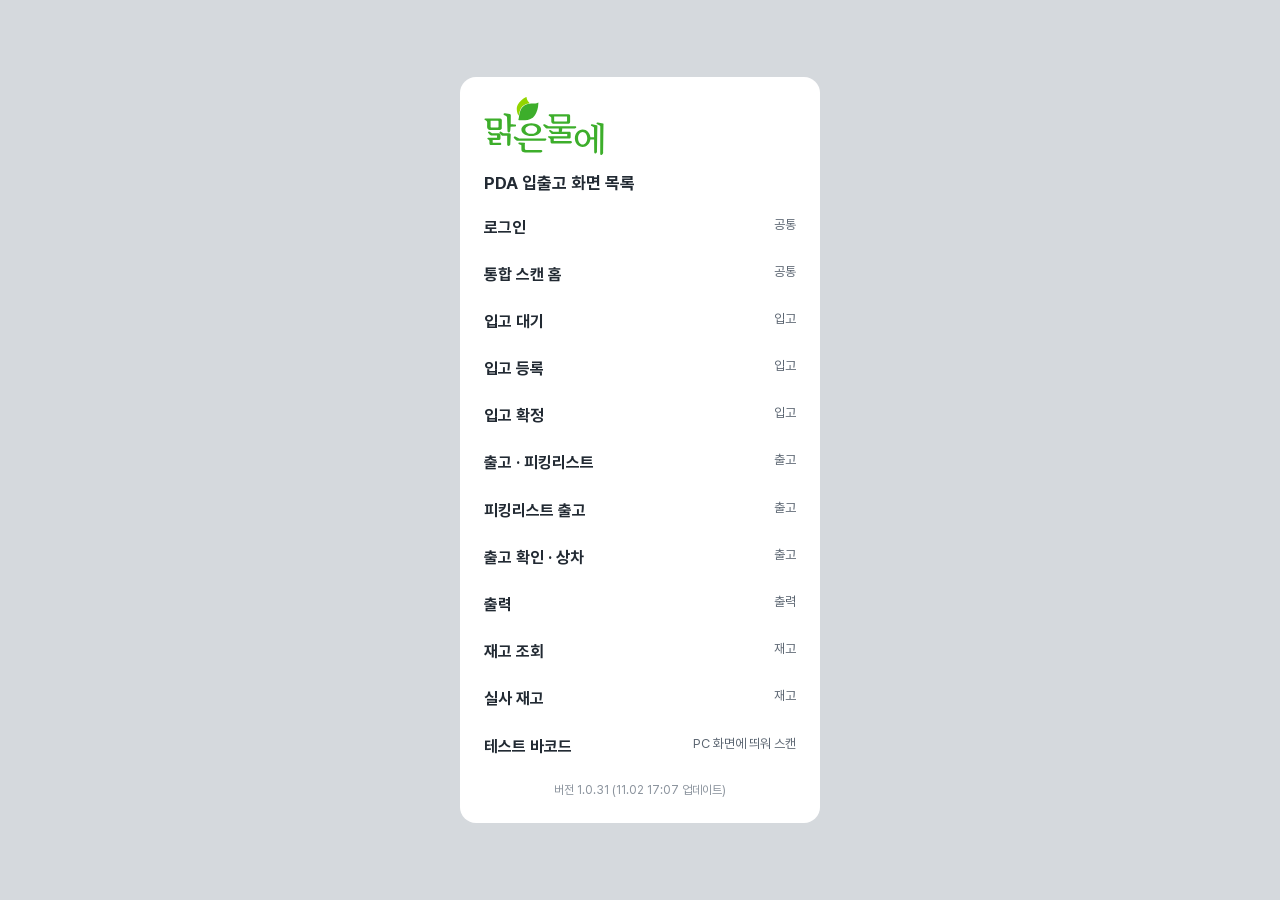
<file: index.html>
<!DOCTYPE html>
<html lang="ko">
<head>
  <meta charset="UTF-8">
  <meta name="viewport" content="width=device-width, initial-scale=1">
  <meta name="theme-color" content="#008d36">
  <meta name="mobile-web-app-capable" content="yes">
  <meta name="apple-mobile-web-app-capable" content="yes">
  <meta name="apple-mobile-web-app-title" content="맑은물에 PDA">
  <link rel="manifest" href="./manifest.webmanifest">
  <link rel="icon" type="image/png" sizes="32x32" href="./static/img/pwa/favicon-32.png">
  <link rel="apple-touch-icon" href="./static/img/pwa/apple-touch-icon.png">
  <title>화면 목록 | 맑은물에 PDA</title>
  <link rel="stylesheet" href="./static/css/pda_common.css">
  <link rel="stylesheet" href="./static/css/pda_content.css">
</head>
<body>
  <nav class="navlist" aria-label="화면 목록">
    <img src="./static/img/common/logo.svg" alt="맑은물에" width="120" height="58" style="margin:8px 12px">
    <h1 class="navlist__title">PDA 입출고 화면 목록</h1>
    <a href="login.html">로그인<em>공통</em></a>
    <a href="home.html">통합 스캔 홈<em>공통</em></a>
    <a href="inbound_list.html">입고 대기<em>입고</em></a>
    <a href="inbound_reg.html">입고 등록<em>입고</em></a>
    <a href="inbound_done.html">입고 확정<em>입고</em></a>
    <a href="outbound_picking.html">출고 · 피킹리스트<em>출고</em></a>
    <a href="outbound_group.html">피킹리스트 출고<em>출고</em></a>
    <a href="outbound_check.html">출고 확인 · 상차<em>출고</em></a>
    <a href="print.html">출력<em>출력</em></a>
    <a href="stock.html">재고 조회<em>재고</em></a>
    <a href="stock_count.html">실사 재고<em>재고</em></a>
    <a href="test_barcodes.html">테스트 바코드<em>PC 화면에 띄워 스캔</em></a>
    <p class="login__ver" data-version style="padding:12px"></p>
  </nav>
  <script src="./static/js/pda_version.js" defer></script>
  <script src="./static/js/pda_ui.js" defer></script>
</body>
</html>
</file>
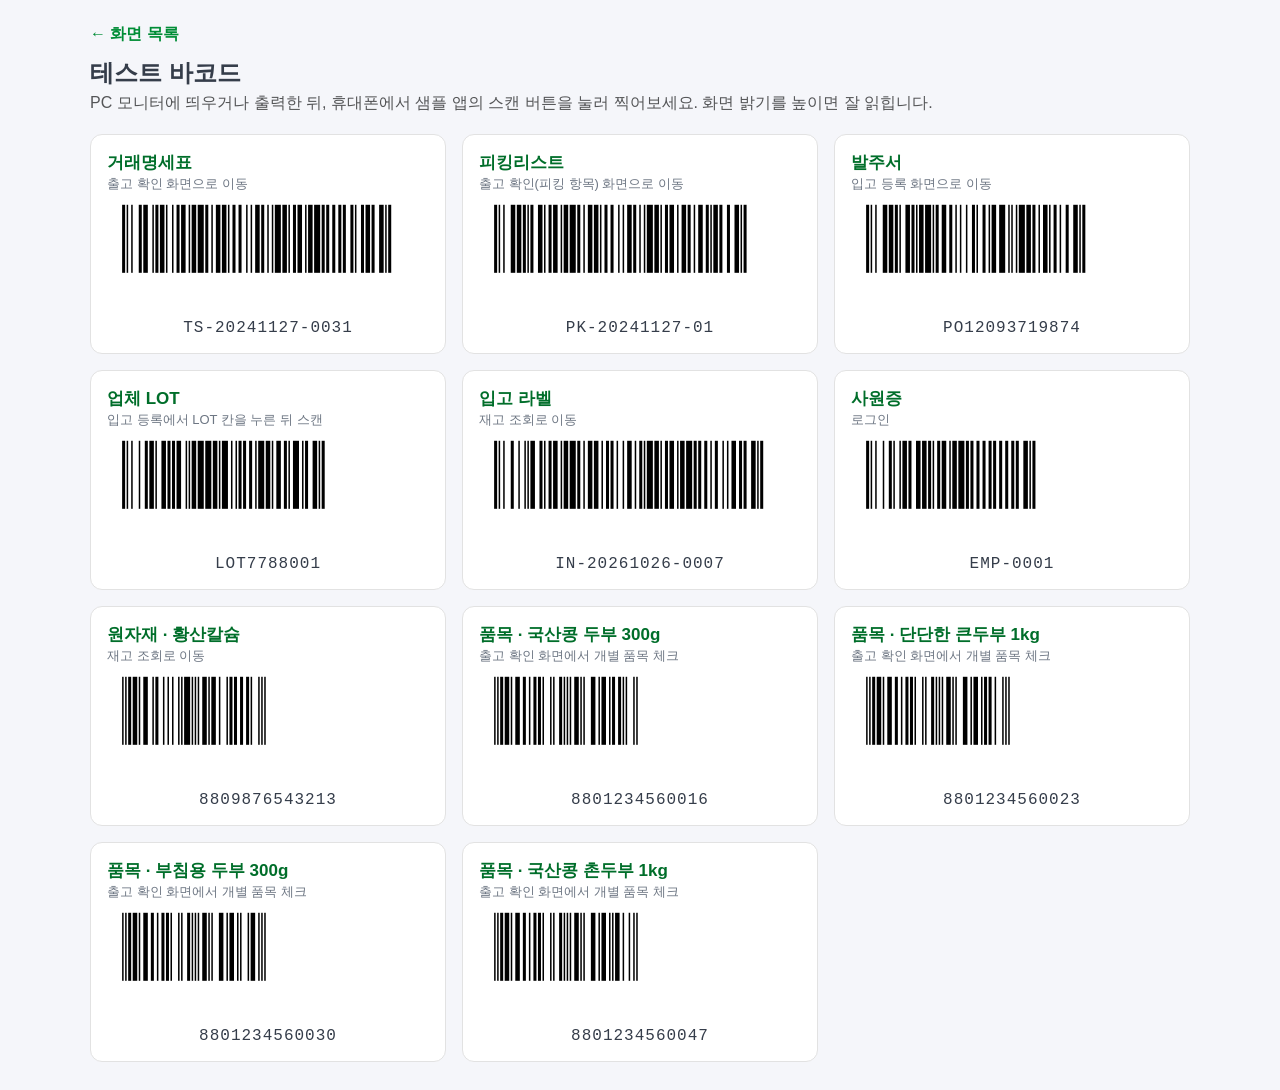
<file: test_barcodes.html>
<!doctype html><html lang="ko"><head><meta charset="utf-8"><meta name="viewport" content="width=device-width, initial-scale=1">
<title>맑은물에 PDA 샘플 · 테스트 바코드</title>
<style>body{margin:0;font-family:'Pretendard','Malgun Gothic',sans-serif;color:#353d4a;background:#f5f6fa}
.wrap{max-width:1100px;margin:0 auto;padding:24px} h1{margin:0 0 4px;font-size:24px} p{margin:0 0 20px;color:#545557}
.g{display:grid;grid-template-columns:repeat(auto-fill,minmax(320px,1fr));gap:16px}
.c{background:#fff;border:1px solid #e2e2e2;border-radius:12px;padding:16px;display:flex;flex-direction:column;gap:8px;break-inside:avoid}
.h b{display:block;font-size:17px;color:#006e2a} .h span{font-size:13px;color:#6d7683}
.b svg{width:100%;height:110px;display:block;background:#fff} .v{font-family:monospace;font-size:16px;text-align:center;letter-spacing:1px}
@media print{body{background:#fff} .c{border-color:#999}}</style></head>
<body><div class="wrap"><a href="index.html" style="display:inline-block;margin-bottom:12px;color:#008d36;font-weight:700;text-decoration:none">← 화면 목록</a><h1>테스트 바코드</h1><p>PC 모니터에 띄우거나 출력한 뒤, 휴대폰에서 샘플 앱의 스캔 버튼을 눌러 찍어보세요. 화면 밝기를 높이면 잘 읽힙니다.</p><div class="g"><div class="c"><div class="h"><b>거래명세표</b><span>출고 확인 화면으로 이동</span></div><div class="b"><svg version="1.1" xmlns="http://www.w3.org/2000/svg" width="79.200mm" height="20.000mm">
    <!--Autogenerated with python-barcode 0.16.1-->
    <g id="barcode_group">
        <rect width="100%" height="100%" style="fill:white"/>
        <rect x="4.000mm" y="1.000mm" width="0.800mm" height="18.000mm" style="fill:black;"/>
        <rect x="5.200mm" y="1.000mm" width="0.400mm" height="18.000mm" style="fill:black;"/>
        <rect x="6.400mm" y="1.000mm" width="0.400mm" height="18.000mm" style="fill:black;"/>
        <rect x="8.400mm" y="1.000mm" width="0.800mm" height="18.000mm" style="fill:black;"/>
        <rect x="9.600mm" y="1.000mm" width="1.200mm" height="18.000mm" style="fill:black;"/>
        <rect x="12.000mm" y="1.000mm" width="0.400mm" height="18.000mm" style="fill:black;"/>
        <rect x="12.800mm" y="1.000mm" width="0.800mm" height="18.000mm" style="fill:black;"/>
        <rect x="14.000mm" y="1.000mm" width="1.200mm" height="18.000mm" style="fill:black;"/>
        <rect x="15.600mm" y="1.000mm" width="0.400mm" height="18.000mm" style="fill:black;"/>
        <rect x="17.200mm" y="1.000mm" width="0.400mm" height="18.000mm" style="fill:black;"/>
        <rect x="18.400mm" y="1.000mm" width="0.800mm" height="18.000mm" style="fill:black;"/>
        <rect x="19.600mm" y="1.000mm" width="1.200mm" height="18.000mm" style="fill:black;"/>
        <rect x="21.600mm" y="1.000mm" width="0.400mm" height="18.000mm" style="fill:black;"/>
        <rect x="22.400mm" y="1.000mm" width="1.200mm" height="18.000mm" style="fill:black;"/>
        <rect x="24.000mm" y="1.000mm" width="1.600mm" height="18.000mm" style="fill:black;"/>
        <rect x="26.000mm" y="1.000mm" width="0.800mm" height="18.000mm" style="fill:black;"/>
        <rect x="27.600mm" y="1.000mm" width="0.400mm" height="18.000mm" style="fill:black;"/>
        <rect x="28.800mm" y="1.000mm" width="1.200mm" height="18.000mm" style="fill:black;"/>
        <rect x="30.400mm" y="1.000mm" width="1.200mm" height="18.000mm" style="fill:black;"/>
        <rect x="32.000mm" y="1.000mm" width="0.400mm" height="18.000mm" style="fill:black;"/>
        <rect x="33.200mm" y="1.000mm" width="0.800mm" height="18.000mm" style="fill:black;"/>
        <rect x="34.800mm" y="1.000mm" width="0.800mm" height="18.000mm" style="fill:black;"/>
        <rect x="36.800mm" y="1.000mm" width="0.400mm" height="18.000mm" style="fill:black;"/>
        <rect x="38.000mm" y="1.000mm" width="0.400mm" height="18.000mm" style="fill:black;"/>
        <rect x="39.200mm" y="1.000mm" width="1.200mm" height="18.000mm" style="fill:black;"/>
        <rect x="40.800mm" y="1.000mm" width="0.800mm" height="18.000mm" style="fill:black;"/>
        <rect x="42.400mm" y="1.000mm" width="0.400mm" height="18.000mm" style="fill:black;"/>
        <rect x="43.600mm" y="1.000mm" width="0.400mm" height="18.000mm" style="fill:black;"/>
        <rect x="44.400mm" y="1.000mm" width="1.600mm" height="18.000mm" style="fill:black;"/>
        <rect x="46.400mm" y="1.000mm" width="1.200mm" height="18.000mm" style="fill:black;"/>
        <rect x="48.000mm" y="1.000mm" width="0.400mm" height="18.000mm" style="fill:black;"/>
        <rect x="49.200mm" y="1.000mm" width="0.800mm" height="18.000mm" style="fill:black;"/>
        <rect x="50.400mm" y="1.000mm" width="1.200mm" height="18.000mm" style="fill:black;"/>
        <rect x="52.400mm" y="1.000mm" width="0.400mm" height="18.000mm" style="fill:black;"/>
        <rect x="53.200mm" y="1.000mm" width="1.200mm" height="18.000mm" style="fill:black;"/>
        <rect x="54.800mm" y="1.000mm" width="1.600mm" height="18.000mm" style="fill:black;"/>
        <rect x="56.800mm" y="1.000mm" width="0.800mm" height="18.000mm" style="fill:black;"/>
        <rect x="58.000mm" y="1.000mm" width="0.800mm" height="18.000mm" style="fill:black;"/>
        <rect x="59.600mm" y="1.000mm" width="0.800mm" height="18.000mm" style="fill:black;"/>
        <rect x="61.200mm" y="1.000mm" width="0.800mm" height="18.000mm" style="fill:black;"/>
        <rect x="62.400mm" y="1.000mm" width="0.800mm" height="18.000mm" style="fill:black;"/>
        <rect x="64.400mm" y="1.000mm" width="0.800mm" height="18.000mm" style="fill:black;"/>
        <rect x="65.600mm" y="1.000mm" width="0.400mm" height="18.000mm" style="fill:black;"/>
        <rect x="67.200mm" y="1.000mm" width="0.800mm" height="18.000mm" style="fill:black;"/>
        <rect x="68.400mm" y="1.000mm" width="1.200mm" height="18.000mm" style="fill:black;"/>
        <rect x="70.000mm" y="1.000mm" width="0.800mm" height="18.000mm" style="fill:black;"/>
        <rect x="72.000mm" y="1.000mm" width="1.200mm" height="18.000mm" style="fill:black;"/>
        <rect x="73.600mm" y="1.000mm" width="0.400mm" height="18.000mm" style="fill:black;"/>
        <rect x="74.400mm" y="1.000mm" width="0.800mm" height="18.000mm" style="fill:black;"/>
        <text x="39.600mm" y="20.000mm" style="fill:black;font-size:0pt;text-anchor:middle;">TS-20241127-0031</text>
    </g>
</svg>
</div><div class="v">TS-20241127-0031</div></div><div class="c"><div class="h"><b>피킹리스트</b><span>출고 확인(피킹 항목) 화면으로 이동</span></div><div class="b"><svg version="1.1" xmlns="http://www.w3.org/2000/svg" width="74.800mm" height="20.000mm">
    <!--Autogenerated with python-barcode 0.16.1-->
    <g id="barcode_group">
        <rect width="100%" height="100%" style="fill:white"/>
        <rect x="4.000mm" y="1.000mm" width="0.800mm" height="18.000mm" style="fill:black;"/>
        <rect x="5.200mm" y="1.000mm" width="0.400mm" height="18.000mm" style="fill:black;"/>
        <rect x="6.400mm" y="1.000mm" width="0.400mm" height="18.000mm" style="fill:black;"/>
        <rect x="8.400mm" y="1.000mm" width="1.200mm" height="18.000mm" style="fill:black;"/>
        <rect x="10.000mm" y="1.000mm" width="1.200mm" height="18.000mm" style="fill:black;"/>
        <rect x="11.600mm" y="1.000mm" width="0.800mm" height="18.000mm" style="fill:black;"/>
        <rect x="12.800mm" y="1.000mm" width="0.400mm" height="18.000mm" style="fill:black;"/>
        <rect x="13.600mm" y="1.000mm" width="0.800mm" height="18.000mm" style="fill:black;"/>
        <rect x="15.600mm" y="1.000mm" width="1.200mm" height="18.000mm" style="fill:black;"/>
        <rect x="17.200mm" y="1.000mm" width="0.400mm" height="18.000mm" style="fill:black;"/>
        <rect x="18.400mm" y="1.000mm" width="0.800mm" height="18.000mm" style="fill:black;"/>
        <rect x="19.600mm" y="1.000mm" width="1.200mm" height="18.000mm" style="fill:black;"/>
        <rect x="21.600mm" y="1.000mm" width="0.400mm" height="18.000mm" style="fill:black;"/>
        <rect x="22.400mm" y="1.000mm" width="1.200mm" height="18.000mm" style="fill:black;"/>
        <rect x="24.000mm" y="1.000mm" width="1.600mm" height="18.000mm" style="fill:black;"/>
        <rect x="26.000mm" y="1.000mm" width="0.800mm" height="18.000mm" style="fill:black;"/>
        <rect x="27.600mm" y="1.000mm" width="0.400mm" height="18.000mm" style="fill:black;"/>
        <rect x="28.800mm" y="1.000mm" width="1.200mm" height="18.000mm" style="fill:black;"/>
        <rect x="30.400mm" y="1.000mm" width="1.200mm" height="18.000mm" style="fill:black;"/>
        <rect x="32.000mm" y="1.000mm" width="0.400mm" height="18.000mm" style="fill:black;"/>
        <rect x="33.200mm" y="1.000mm" width="0.800mm" height="18.000mm" style="fill:black;"/>
        <rect x="34.800mm" y="1.000mm" width="0.800mm" height="18.000mm" style="fill:black;"/>
        <rect x="36.800mm" y="1.000mm" width="0.400mm" height="18.000mm" style="fill:black;"/>
        <rect x="38.000mm" y="1.000mm" width="0.400mm" height="18.000mm" style="fill:black;"/>
        <rect x="39.200mm" y="1.000mm" width="1.200mm" height="18.000mm" style="fill:black;"/>
        <rect x="40.800mm" y="1.000mm" width="0.800mm" height="18.000mm" style="fill:black;"/>
        <rect x="42.400mm" y="1.000mm" width="0.400mm" height="18.000mm" style="fill:black;"/>
        <rect x="43.600mm" y="1.000mm" width="0.400mm" height="18.000mm" style="fill:black;"/>
        <rect x="44.400mm" y="1.000mm" width="1.600mm" height="18.000mm" style="fill:black;"/>
        <rect x="46.400mm" y="1.000mm" width="1.200mm" height="18.000mm" style="fill:black;"/>
        <rect x="48.000mm" y="1.000mm" width="0.400mm" height="18.000mm" style="fill:black;"/>
        <rect x="49.200mm" y="1.000mm" width="0.800mm" height="18.000mm" style="fill:black;"/>
        <rect x="50.400mm" y="1.000mm" width="1.200mm" height="18.000mm" style="fill:black;"/>
        <rect x="52.400mm" y="1.000mm" width="0.400mm" height="18.000mm" style="fill:black;"/>
        <rect x="53.600mm" y="1.000mm" width="1.200mm" height="18.000mm" style="fill:black;"/>
        <rect x="55.200mm" y="1.000mm" width="0.800mm" height="18.000mm" style="fill:black;"/>
        <rect x="56.800mm" y="1.000mm" width="0.400mm" height="18.000mm" style="fill:black;"/>
        <rect x="58.000mm" y="1.000mm" width="1.200mm" height="18.000mm" style="fill:black;"/>
        <rect x="60.000mm" y="1.000mm" width="0.800mm" height="18.000mm" style="fill:black;"/>
        <rect x="61.200mm" y="1.000mm" width="0.400mm" height="18.000mm" style="fill:black;"/>
        <rect x="62.000mm" y="1.000mm" width="1.200mm" height="18.000mm" style="fill:black;"/>
        <rect x="63.600mm" y="1.000mm" width="0.800mm" height="18.000mm" style="fill:black;"/>
        <rect x="65.600mm" y="1.000mm" width="0.800mm" height="18.000mm" style="fill:black;"/>
        <rect x="67.600mm" y="1.000mm" width="1.200mm" height="18.000mm" style="fill:black;"/>
        <rect x="69.200mm" y="1.000mm" width="0.400mm" height="18.000mm" style="fill:black;"/>
        <rect x="70.000mm" y="1.000mm" width="0.800mm" height="18.000mm" style="fill:black;"/>
        <text x="37.400mm" y="20.000mm" style="fill:black;font-size:0pt;text-anchor:middle;">PK-20241127-01</text>
    </g>
</svg>
</div><div class="v">PK-20241127-01</div></div><div class="c"><div class="h"><b>발주서</b><span>입고 등록 화면으로 이동</span></div><div class="b"><svg version="1.1" xmlns="http://www.w3.org/2000/svg" width="66.000mm" height="20.000mm">
    <!--Autogenerated with python-barcode 0.16.1-->
    <g id="barcode_group">
        <rect width="100%" height="100%" style="fill:white"/>
        <rect x="4.000mm" y="1.000mm" width="0.800mm" height="18.000mm" style="fill:black;"/>
        <rect x="5.200mm" y="1.000mm" width="0.400mm" height="18.000mm" style="fill:black;"/>
        <rect x="6.400mm" y="1.000mm" width="0.400mm" height="18.000mm" style="fill:black;"/>
        <rect x="8.400mm" y="1.000mm" width="1.200mm" height="18.000mm" style="fill:black;"/>
        <rect x="10.000mm" y="1.000mm" width="1.200mm" height="18.000mm" style="fill:black;"/>
        <rect x="11.600mm" y="1.000mm" width="0.800mm" height="18.000mm" style="fill:black;"/>
        <rect x="12.800mm" y="1.000mm" width="0.400mm" height="18.000mm" style="fill:black;"/>
        <rect x="14.400mm" y="1.000mm" width="1.200mm" height="18.000mm" style="fill:black;"/>
        <rect x="16.000mm" y="1.000mm" width="0.800mm" height="18.000mm" style="fill:black;"/>
        <rect x="17.200mm" y="1.000mm" width="0.400mm" height="18.000mm" style="fill:black;"/>
        <rect x="18.000mm" y="1.000mm" width="1.200mm" height="18.000mm" style="fill:black;"/>
        <rect x="19.600mm" y="1.000mm" width="1.600mm" height="18.000mm" style="fill:black;"/>
        <rect x="21.600mm" y="1.000mm" width="0.400mm" height="18.000mm" style="fill:black;"/>
        <rect x="22.400mm" y="1.000mm" width="0.800mm" height="18.000mm" style="fill:black;"/>
        <rect x="24.000mm" y="1.000mm" width="1.200mm" height="18.000mm" style="fill:black;"/>
        <rect x="26.000mm" y="1.000mm" width="0.800mm" height="18.000mm" style="fill:black;"/>
        <rect x="27.600mm" y="1.000mm" width="0.400mm" height="18.000mm" style="fill:black;"/>
        <rect x="28.800mm" y="1.000mm" width="0.400mm" height="18.000mm" style="fill:black;"/>
        <rect x="30.400mm" y="1.000mm" width="0.400mm" height="18.000mm" style="fill:black;"/>
        <rect x="32.000mm" y="1.000mm" width="0.800mm" height="18.000mm" style="fill:black;"/>
        <rect x="33.200mm" y="1.000mm" width="0.400mm" height="18.000mm" style="fill:black;"/>
        <rect x="34.800mm" y="1.000mm" width="0.800mm" height="18.000mm" style="fill:black;"/>
        <rect x="36.400mm" y="1.000mm" width="0.400mm" height="18.000mm" style="fill:black;"/>
        <rect x="37.200mm" y="1.000mm" width="1.200mm" height="18.000mm" style="fill:black;"/>
        <rect x="39.200mm" y="1.000mm" width="1.600mm" height="18.000mm" style="fill:black;"/>
        <rect x="41.600mm" y="1.000mm" width="0.400mm" height="18.000mm" style="fill:black;"/>
        <rect x="42.400mm" y="1.000mm" width="0.400mm" height="18.000mm" style="fill:black;"/>
        <rect x="43.600mm" y="1.000mm" width="0.400mm" height="18.000mm" style="fill:black;"/>
        <rect x="44.400mm" y="1.000mm" width="1.600mm" height="18.000mm" style="fill:black;"/>
        <rect x="46.400mm" y="1.000mm" width="1.200mm" height="18.000mm" style="fill:black;"/>
        <rect x="48.000mm" y="1.000mm" width="0.800mm" height="18.000mm" style="fill:black;"/>
        <rect x="49.600mm" y="1.000mm" width="0.400mm" height="18.000mm" style="fill:black;"/>
        <rect x="50.800mm" y="1.000mm" width="1.200mm" height="18.000mm" style="fill:black;"/>
        <rect x="52.400mm" y="1.000mm" width="0.400mm" height="18.000mm" style="fill:black;"/>
        <rect x="53.600mm" y="1.000mm" width="0.800mm" height="18.000mm" style="fill:black;"/>
        <rect x="55.200mm" y="1.000mm" width="0.400mm" height="18.000mm" style="fill:black;"/>
        <rect x="56.800mm" y="1.000mm" width="0.800mm" height="18.000mm" style="fill:black;"/>
        <rect x="58.800mm" y="1.000mm" width="1.200mm" height="18.000mm" style="fill:black;"/>
        <rect x="60.400mm" y="1.000mm" width="0.400mm" height="18.000mm" style="fill:black;"/>
        <rect x="61.200mm" y="1.000mm" width="0.800mm" height="18.000mm" style="fill:black;"/>
        <text x="33.000mm" y="20.000mm" style="fill:black;font-size:0pt;text-anchor:middle;">PO12093719874</text>
    </g>
</svg>
</div><div class="v">PO12093719874</div></div><div class="c"><div class="h"><b>업체 LOT</b><span>입고 등록에서 LOT 칸을 누른 뒤 스캔</span></div><div class="b"><svg version="1.1" xmlns="http://www.w3.org/2000/svg" width="61.600mm" height="20.000mm">
    <!--Autogenerated with python-barcode 0.16.1-->
    <g id="barcode_group">
        <rect width="100%" height="100%" style="fill:white"/>
        <rect x="4.000mm" y="1.000mm" width="0.800mm" height="18.000mm" style="fill:black;"/>
        <rect x="5.200mm" y="1.000mm" width="0.400mm" height="18.000mm" style="fill:black;"/>
        <rect x="6.400mm" y="1.000mm" width="0.400mm" height="18.000mm" style="fill:black;"/>
        <rect x="8.400mm" y="1.000mm" width="0.400mm" height="18.000mm" style="fill:black;"/>
        <rect x="10.000mm" y="1.000mm" width="0.800mm" height="18.000mm" style="fill:black;"/>
        <rect x="11.200mm" y="1.000mm" width="1.200mm" height="18.000mm" style="fill:black;"/>
        <rect x="12.800mm" y="1.000mm" width="0.400mm" height="18.000mm" style="fill:black;"/>
        <rect x="14.400mm" y="1.000mm" width="1.200mm" height="18.000mm" style="fill:black;"/>
        <rect x="16.000mm" y="1.000mm" width="0.800mm" height="18.000mm" style="fill:black;"/>
        <rect x="17.200mm" y="1.000mm" width="0.800mm" height="18.000mm" style="fill:black;"/>
        <rect x="18.400mm" y="1.000mm" width="1.200mm" height="18.000mm" style="fill:black;"/>
        <rect x="20.800mm" y="1.000mm" width="0.400mm" height="18.000mm" style="fill:black;"/>
        <rect x="21.600mm" y="1.000mm" width="0.400mm" height="18.000mm" style="fill:black;"/>
        <rect x="22.400mm" y="1.000mm" width="1.200mm" height="18.000mm" style="fill:black;"/>
        <rect x="24.000mm" y="1.000mm" width="1.600mm" height="18.000mm" style="fill:black;"/>
        <rect x="26.000mm" y="1.000mm" width="1.600mm" height="18.000mm" style="fill:black;"/>
        <rect x="28.000mm" y="1.000mm" width="1.200mm" height="18.000mm" style="fill:black;"/>
        <rect x="29.600mm" y="1.000mm" width="0.400mm" height="18.000mm" style="fill:black;"/>
        <rect x="30.400mm" y="1.000mm" width="1.600mm" height="18.000mm" style="fill:black;"/>
        <rect x="32.800mm" y="1.000mm" width="0.400mm" height="18.000mm" style="fill:black;"/>
        <rect x="34.000mm" y="1.000mm" width="0.400mm" height="18.000mm" style="fill:black;"/>
        <rect x="34.800mm" y="1.000mm" width="0.800mm" height="18.000mm" style="fill:black;"/>
        <rect x="36.000mm" y="1.000mm" width="0.800mm" height="18.000mm" style="fill:black;"/>
        <rect x="37.600mm" y="1.000mm" width="0.800mm" height="18.000mm" style="fill:black;"/>
        <rect x="39.200mm" y="1.000mm" width="0.400mm" height="18.000mm" style="fill:black;"/>
        <rect x="40.000mm" y="1.000mm" width="1.600mm" height="18.000mm" style="fill:black;"/>
        <rect x="42.000mm" y="1.000mm" width="1.200mm" height="18.000mm" style="fill:black;"/>
        <rect x="43.600mm" y="1.000mm" width="0.400mm" height="18.000mm" style="fill:black;"/>
        <rect x="44.800mm" y="1.000mm" width="1.200mm" height="18.000mm" style="fill:black;"/>
        <rect x="46.800mm" y="1.000mm" width="0.800mm" height="18.000mm" style="fill:black;"/>
        <rect x="48.000mm" y="1.000mm" width="0.400mm" height="18.000mm" style="fill:black;"/>
        <rect x="49.200mm" y="1.000mm" width="1.600mm" height="18.000mm" style="fill:black;"/>
        <rect x="51.600mm" y="1.000mm" width="0.400mm" height="18.000mm" style="fill:black;"/>
        <rect x="52.400mm" y="1.000mm" width="0.800mm" height="18.000mm" style="fill:black;"/>
        <rect x="54.400mm" y="1.000mm" width="1.200mm" height="18.000mm" style="fill:black;"/>
        <rect x="56.000mm" y="1.000mm" width="0.400mm" height="18.000mm" style="fill:black;"/>
        <rect x="56.800mm" y="1.000mm" width="0.800mm" height="18.000mm" style="fill:black;"/>
        <text x="30.800mm" y="20.000mm" style="fill:black;font-size:0pt;text-anchor:middle;">LOT7788001</text>
    </g>
</svg>
</div><div class="v">LOT7788001</div></div><div class="c"><div class="h"><b>입고 라벨</b><span>재고 조회로 이동</span></div><div class="b"><svg version="1.1" xmlns="http://www.w3.org/2000/svg" width="79.200mm" height="20.000mm">
    <!--Autogenerated with python-barcode 0.16.1-->
    <g id="barcode_group">
        <rect width="100%" height="100%" style="fill:white"/>
        <rect x="4.000mm" y="1.000mm" width="0.800mm" height="18.000mm" style="fill:black;"/>
        <rect x="5.200mm" y="1.000mm" width="0.400mm" height="18.000mm" style="fill:black;"/>
        <rect x="6.400mm" y="1.000mm" width="0.400mm" height="18.000mm" style="fill:black;"/>
        <rect x="8.400mm" y="1.000mm" width="0.800mm" height="18.000mm" style="fill:black;"/>
        <rect x="10.400mm" y="1.000mm" width="0.400mm" height="18.000mm" style="fill:black;"/>
        <rect x="12.000mm" y="1.000mm" width="0.400mm" height="18.000mm" style="fill:black;"/>
        <rect x="12.800mm" y="1.000mm" width="0.400mm" height="18.000mm" style="fill:black;"/>
        <rect x="13.600mm" y="1.000mm" width="1.200mm" height="18.000mm" style="fill:black;"/>
        <rect x="16.000mm" y="1.000mm" width="0.800mm" height="18.000mm" style="fill:black;"/>
        <rect x="17.200mm" y="1.000mm" width="0.400mm" height="18.000mm" style="fill:black;"/>
        <rect x="18.400mm" y="1.000mm" width="0.800mm" height="18.000mm" style="fill:black;"/>
        <rect x="19.600mm" y="1.000mm" width="1.200mm" height="18.000mm" style="fill:black;"/>
        <rect x="21.600mm" y="1.000mm" width="0.400mm" height="18.000mm" style="fill:black;"/>
        <rect x="22.400mm" y="1.000mm" width="1.200mm" height="18.000mm" style="fill:black;"/>
        <rect x="24.000mm" y="1.000mm" width="1.600mm" height="18.000mm" style="fill:black;"/>
        <rect x="26.000mm" y="1.000mm" width="0.800mm" height="18.000mm" style="fill:black;"/>
        <rect x="27.600mm" y="1.000mm" width="0.400mm" height="18.000mm" style="fill:black;"/>
        <rect x="28.800mm" y="1.000mm" width="1.200mm" height="18.000mm" style="fill:black;"/>
        <rect x="30.400mm" y="1.000mm" width="1.200mm" height="18.000mm" style="fill:black;"/>
        <rect x="32.400mm" y="1.000mm" width="0.400mm" height="18.000mm" style="fill:black;"/>
        <rect x="33.600mm" y="1.000mm" width="0.800mm" height="18.000mm" style="fill:black;"/>
        <rect x="34.800mm" y="1.000mm" width="0.800mm" height="18.000mm" style="fill:black;"/>
        <rect x="36.400mm" y="1.000mm" width="0.400mm" height="18.000mm" style="fill:black;"/>
        <rect x="38.000mm" y="1.000mm" width="0.400mm" height="18.000mm" style="fill:black;"/>
        <rect x="39.200mm" y="1.000mm" width="1.200mm" height="18.000mm" style="fill:black;"/>
        <rect x="41.200mm" y="1.000mm" width="0.400mm" height="18.000mm" style="fill:black;"/>
        <rect x="42.400mm" y="1.000mm" width="0.800mm" height="18.000mm" style="fill:black;"/>
        <rect x="43.600mm" y="1.000mm" width="0.400mm" height="18.000mm" style="fill:black;"/>
        <rect x="44.400mm" y="1.000mm" width="1.600mm" height="18.000mm" style="fill:black;"/>
        <rect x="46.400mm" y="1.000mm" width="1.200mm" height="18.000mm" style="fill:black;"/>
        <rect x="48.000mm" y="1.000mm" width="0.400mm" height="18.000mm" style="fill:black;"/>
        <rect x="49.200mm" y="1.000mm" width="0.800mm" height="18.000mm" style="fill:black;"/>
        <rect x="50.400mm" y="1.000mm" width="1.200mm" height="18.000mm" style="fill:black;"/>
        <rect x="52.400mm" y="1.000mm" width="0.400mm" height="18.000mm" style="fill:black;"/>
        <rect x="53.200mm" y="1.000mm" width="1.200mm" height="18.000mm" style="fill:black;"/>
        <rect x="54.800mm" y="1.000mm" width="1.600mm" height="18.000mm" style="fill:black;"/>
        <rect x="56.800mm" y="1.000mm" width="0.800mm" height="18.000mm" style="fill:black;"/>
        <rect x="58.000mm" y="1.000mm" width="0.800mm" height="18.000mm" style="fill:black;"/>
        <rect x="59.600mm" y="1.000mm" width="0.800mm" height="18.000mm" style="fill:black;"/>
        <rect x="61.200mm" y="1.000mm" width="0.400mm" height="18.000mm" style="fill:black;"/>
        <rect x="62.400mm" y="1.000mm" width="0.800mm" height="18.000mm" style="fill:black;"/>
        <rect x="64.400mm" y="1.000mm" width="0.400mm" height="18.000mm" style="fill:black;"/>
        <rect x="65.600mm" y="1.000mm" width="0.400mm" height="18.000mm" style="fill:black;"/>
        <rect x="66.800mm" y="1.000mm" width="1.200mm" height="18.000mm" style="fill:black;"/>
        <rect x="68.800mm" y="1.000mm" width="0.800mm" height="18.000mm" style="fill:black;"/>
        <rect x="70.000mm" y="1.000mm" width="0.800mm" height="18.000mm" style="fill:black;"/>
        <rect x="72.000mm" y="1.000mm" width="1.200mm" height="18.000mm" style="fill:black;"/>
        <rect x="73.600mm" y="1.000mm" width="0.400mm" height="18.000mm" style="fill:black;"/>
        <rect x="74.400mm" y="1.000mm" width="0.800mm" height="18.000mm" style="fill:black;"/>
        <text x="39.600mm" y="20.000mm" style="fill:black;font-size:0pt;text-anchor:middle;">IN-20261026-0007</text>
    </g>
</svg>
</div><div class="v">IN-20261026-0007</div></div><div class="c"><div class="h"><b>사원증</b><span>로그인</span></div><div class="b"><svg version="1.1" xmlns="http://www.w3.org/2000/svg" width="52.800mm" height="20.000mm">
    <!--Autogenerated with python-barcode 0.16.1-->
    <g id="barcode_group">
        <rect width="100%" height="100%" style="fill:white"/>
        <rect x="4.000mm" y="1.000mm" width="0.800mm" height="18.000mm" style="fill:black;"/>
        <rect x="5.200mm" y="1.000mm" width="0.400mm" height="18.000mm" style="fill:black;"/>
        <rect x="6.400mm" y="1.000mm" width="0.400mm" height="18.000mm" style="fill:black;"/>
        <rect x="8.400mm" y="1.000mm" width="0.400mm" height="18.000mm" style="fill:black;"/>
        <rect x="10.000mm" y="1.000mm" width="0.800mm" height="18.000mm" style="fill:black;"/>
        <rect x="11.200mm" y="1.000mm" width="0.400mm" height="18.000mm" style="fill:black;"/>
        <rect x="12.800mm" y="1.000mm" width="0.400mm" height="18.000mm" style="fill:black;"/>
        <rect x="13.600mm" y="1.000mm" width="1.200mm" height="18.000mm" style="fill:black;"/>
        <rect x="15.200mm" y="1.000mm" width="0.800mm" height="18.000mm" style="fill:black;"/>
        <rect x="17.200mm" y="1.000mm" width="1.200mm" height="18.000mm" style="fill:black;"/>
        <rect x="18.800mm" y="1.000mm" width="1.200mm" height="18.000mm" style="fill:black;"/>
        <rect x="20.400mm" y="1.000mm" width="0.800mm" height="18.000mm" style="fill:black;"/>
        <rect x="21.600mm" y="1.000mm" width="0.400mm" height="18.000mm" style="fill:black;"/>
        <rect x="22.800mm" y="1.000mm" width="0.800mm" height="18.000mm" style="fill:black;"/>
        <rect x="24.000mm" y="1.000mm" width="1.200mm" height="18.000mm" style="fill:black;"/>
        <rect x="26.000mm" y="1.000mm" width="0.400mm" height="18.000mm" style="fill:black;"/>
        <rect x="26.800mm" y="1.000mm" width="1.200mm" height="18.000mm" style="fill:black;"/>
        <rect x="28.400mm" y="1.000mm" width="1.600mm" height="18.000mm" style="fill:black;"/>
        <rect x="30.400mm" y="1.000mm" width="0.800mm" height="18.000mm" style="fill:black;"/>
        <rect x="31.600mm" y="1.000mm" width="0.800mm" height="18.000mm" style="fill:black;"/>
        <rect x="33.200mm" y="1.000mm" width="0.800mm" height="18.000mm" style="fill:black;"/>
        <rect x="34.800mm" y="1.000mm" width="0.800mm" height="18.000mm" style="fill:black;"/>
        <rect x="36.400mm" y="1.000mm" width="0.800mm" height="18.000mm" style="fill:black;"/>
        <rect x="37.600mm" y="1.000mm" width="0.800mm" height="18.000mm" style="fill:black;"/>
        <rect x="39.200mm" y="1.000mm" width="0.800mm" height="18.000mm" style="fill:black;"/>
        <rect x="40.800mm" y="1.000mm" width="0.800mm" height="18.000mm" style="fill:black;"/>
        <rect x="42.400mm" y="1.000mm" width="0.800mm" height="18.000mm" style="fill:black;"/>
        <rect x="43.600mm" y="1.000mm" width="0.800mm" height="18.000mm" style="fill:black;"/>
        <rect x="45.600mm" y="1.000mm" width="1.200mm" height="18.000mm" style="fill:black;"/>
        <rect x="47.200mm" y="1.000mm" width="0.400mm" height="18.000mm" style="fill:black;"/>
        <rect x="48.000mm" y="1.000mm" width="0.800mm" height="18.000mm" style="fill:black;"/>
        <text x="26.400mm" y="20.000mm" style="fill:black;font-size:0pt;text-anchor:middle;">EMP-0001</text>
    </g>
</svg>
</div><div class="v">EMP-0001</div></div><div class="c"><div class="h"><b>원자재 · 황산칼슘</b><span>재고 조회로 이동</span></div><div class="b"><svg version="1.1" xmlns="http://www.w3.org/2000/svg" width="46.000mm" height="20.000mm">
    <!--Autogenerated with python-barcode 0.16.1-->
    <g id="barcode_group">
        <rect width="100%" height="100%" style="fill:white"/>
        <rect x="4.000mm" y="1.000mm" width="0.400mm" height="18.000mm" style="fill:black;"/>
        <rect x="4.800mm" y="1.000mm" width="0.400mm" height="18.000mm" style="fill:black;"/>
        <rect x="5.600mm" y="1.000mm" width="0.800mm" height="18.000mm" style="fill:black;"/>
        <rect x="6.800mm" y="1.000mm" width="1.200mm" height="18.000mm" style="fill:black;"/>
        <rect x="8.400mm" y="1.000mm" width="0.400mm" height="18.000mm" style="fill:black;"/>
        <rect x="9.600mm" y="1.000mm" width="1.200mm" height="18.000mm" style="fill:black;"/>
        <rect x="12.000mm" y="1.000mm" width="0.400mm" height="18.000mm" style="fill:black;"/>
        <rect x="12.800mm" y="1.000mm" width="0.800mm" height="18.000mm" style="fill:black;"/>
        <rect x="14.800mm" y="1.000mm" width="0.400mm" height="18.000mm" style="fill:black;"/>
        <rect x="16.000mm" y="1.000mm" width="0.400mm" height="18.000mm" style="fill:black;"/>
        <rect x="17.200mm" y="1.000mm" width="0.400mm" height="18.000mm" style="fill:black;"/>
        <rect x="18.800mm" y="1.000mm" width="0.400mm" height="18.000mm" style="fill:black;"/>
        <rect x="19.600mm" y="1.000mm" width="0.400mm" height="18.000mm" style="fill:black;"/>
        <rect x="20.400mm" y="1.000mm" width="1.600mm" height="18.000mm" style="fill:black;"/>
        <rect x="22.400mm" y="1.000mm" width="0.400mm" height="18.000mm" style="fill:black;"/>
        <rect x="23.200mm" y="1.000mm" width="0.400mm" height="18.000mm" style="fill:black;"/>
        <rect x="24.000mm" y="1.000mm" width="0.400mm" height="18.000mm" style="fill:black;"/>
        <rect x="25.200mm" y="1.000mm" width="1.200mm" height="18.000mm" style="fill:black;"/>
        <rect x="26.800mm" y="1.000mm" width="0.400mm" height="18.000mm" style="fill:black;"/>
        <rect x="27.600mm" y="1.000mm" width="1.200mm" height="18.000mm" style="fill:black;"/>
        <rect x="29.600mm" y="1.000mm" width="0.400mm" height="18.000mm" style="fill:black;"/>
        <rect x="31.600mm" y="1.000mm" width="0.400mm" height="18.000mm" style="fill:black;"/>
        <rect x="32.400mm" y="1.000mm" width="0.800mm" height="18.000mm" style="fill:black;"/>
        <rect x="33.600mm" y="1.000mm" width="0.800mm" height="18.000mm" style="fill:black;"/>
        <rect x="35.200mm" y="1.000mm" width="0.800mm" height="18.000mm" style="fill:black;"/>
        <rect x="36.800mm" y="1.000mm" width="0.800mm" height="18.000mm" style="fill:black;"/>
        <rect x="38.000mm" y="1.000mm" width="0.400mm" height="18.000mm" style="fill:black;"/>
        <rect x="40.000mm" y="1.000mm" width="0.400mm" height="18.000mm" style="fill:black;"/>
        <rect x="40.800mm" y="1.000mm" width="0.400mm" height="18.000mm" style="fill:black;"/>
        <rect x="41.600mm" y="1.000mm" width="0.400mm" height="18.000mm" style="fill:black;"/>
        <text x="23.000mm" y="20.000mm" style="fill:black;font-size:0pt;text-anchor:middle;">8809876543213</text>
    </g>
</svg>
</div><div class="v">8809876543213</div></div><div class="c"><div class="h"><b>품목 · 국산콩 두부 300g</b><span>출고 확인 화면에서 개별 품목 체크</span></div><div class="b"><svg version="1.1" xmlns="http://www.w3.org/2000/svg" width="46.000mm" height="20.000mm">
    <!--Autogenerated with python-barcode 0.16.1-->
    <g id="barcode_group">
        <rect width="100%" height="100%" style="fill:white"/>
        <rect x="4.000mm" y="1.000mm" width="0.400mm" height="18.000mm" style="fill:black;"/>
        <rect x="4.800mm" y="1.000mm" width="0.400mm" height="18.000mm" style="fill:black;"/>
        <rect x="5.600mm" y="1.000mm" width="0.800mm" height="18.000mm" style="fill:black;"/>
        <rect x="6.800mm" y="1.000mm" width="1.200mm" height="18.000mm" style="fill:black;"/>
        <rect x="8.400mm" y="1.000mm" width="0.400mm" height="18.000mm" style="fill:black;"/>
        <rect x="9.600mm" y="1.000mm" width="1.200mm" height="18.000mm" style="fill:black;"/>
        <rect x="11.600mm" y="1.000mm" width="0.800mm" height="18.000mm" style="fill:black;"/>
        <rect x="13.200mm" y="1.000mm" width="0.400mm" height="18.000mm" style="fill:black;"/>
        <rect x="14.400mm" y="1.000mm" width="0.800mm" height="18.000mm" style="fill:black;"/>
        <rect x="15.600mm" y="1.000mm" width="0.800mm" height="18.000mm" style="fill:black;"/>
        <rect x="16.800mm" y="1.000mm" width="0.400mm" height="18.000mm" style="fill:black;"/>
        <rect x="18.800mm" y="1.000mm" width="0.400mm" height="18.000mm" style="fill:black;"/>
        <rect x="19.600mm" y="1.000mm" width="0.400mm" height="18.000mm" style="fill:black;"/>
        <rect x="21.200mm" y="1.000mm" width="0.800mm" height="18.000mm" style="fill:black;"/>
        <rect x="22.400mm" y="1.000mm" width="0.400mm" height="18.000mm" style="fill:black;"/>
        <rect x="23.200mm" y="1.000mm" width="0.400mm" height="18.000mm" style="fill:black;"/>
        <rect x="24.000mm" y="1.000mm" width="0.400mm" height="18.000mm" style="fill:black;"/>
        <rect x="25.200mm" y="1.000mm" width="1.200mm" height="18.000mm" style="fill:black;"/>
        <rect x="26.800mm" y="1.000mm" width="0.400mm" height="18.000mm" style="fill:black;"/>
        <rect x="27.600mm" y="1.000mm" width="0.400mm" height="18.000mm" style="fill:black;"/>
        <rect x="29.600mm" y="1.000mm" width="1.200mm" height="18.000mm" style="fill:black;"/>
        <rect x="31.600mm" y="1.000mm" width="0.400mm" height="18.000mm" style="fill:black;"/>
        <rect x="32.400mm" y="1.000mm" width="1.200mm" height="18.000mm" style="fill:black;"/>
        <rect x="34.400mm" y="1.000mm" width="0.400mm" height="18.000mm" style="fill:black;"/>
        <rect x="35.200mm" y="1.000mm" width="0.800mm" height="18.000mm" style="fill:black;"/>
        <rect x="36.800mm" y="1.000mm" width="0.800mm" height="18.000mm" style="fill:black;"/>
        <rect x="38.000mm" y="1.000mm" width="0.400mm" height="18.000mm" style="fill:black;"/>
        <rect x="38.800mm" y="1.000mm" width="0.400mm" height="18.000mm" style="fill:black;"/>
        <rect x="40.800mm" y="1.000mm" width="0.400mm" height="18.000mm" style="fill:black;"/>
        <rect x="41.600mm" y="1.000mm" width="0.400mm" height="18.000mm" style="fill:black;"/>
        <text x="23.000mm" y="20.000mm" style="fill:black;font-size:0pt;text-anchor:middle;">8801234560016</text>
    </g>
</svg>
</div><div class="v">8801234560016</div></div><div class="c"><div class="h"><b>품목 · 단단한 큰두부 1kg</b><span>출고 확인 화면에서 개별 품목 체크</span></div><div class="b"><svg version="1.1" xmlns="http://www.w3.org/2000/svg" width="46.000mm" height="20.000mm">
    <!--Autogenerated with python-barcode 0.16.1-->
    <g id="barcode_group">
        <rect width="100%" height="100%" style="fill:white"/>
        <rect x="4.000mm" y="1.000mm" width="0.400mm" height="18.000mm" style="fill:black;"/>
        <rect x="4.800mm" y="1.000mm" width="0.400mm" height="18.000mm" style="fill:black;"/>
        <rect x="5.600mm" y="1.000mm" width="0.800mm" height="18.000mm" style="fill:black;"/>
        <rect x="6.800mm" y="1.000mm" width="1.200mm" height="18.000mm" style="fill:black;"/>
        <rect x="8.400mm" y="1.000mm" width="0.400mm" height="18.000mm" style="fill:black;"/>
        <rect x="9.600mm" y="1.000mm" width="1.200mm" height="18.000mm" style="fill:black;"/>
        <rect x="11.600mm" y="1.000mm" width="0.800mm" height="18.000mm" style="fill:black;"/>
        <rect x="13.200mm" y="1.000mm" width="0.400mm" height="18.000mm" style="fill:black;"/>
        <rect x="14.400mm" y="1.000mm" width="0.800mm" height="18.000mm" style="fill:black;"/>
        <rect x="15.600mm" y="1.000mm" width="0.800mm" height="18.000mm" style="fill:black;"/>
        <rect x="16.800mm" y="1.000mm" width="0.400mm" height="18.000mm" style="fill:black;"/>
        <rect x="18.800mm" y="1.000mm" width="0.400mm" height="18.000mm" style="fill:black;"/>
        <rect x="19.600mm" y="1.000mm" width="0.400mm" height="18.000mm" style="fill:black;"/>
        <rect x="21.200mm" y="1.000mm" width="0.800mm" height="18.000mm" style="fill:black;"/>
        <rect x="22.400mm" y="1.000mm" width="0.400mm" height="18.000mm" style="fill:black;"/>
        <rect x="23.200mm" y="1.000mm" width="0.400mm" height="18.000mm" style="fill:black;"/>
        <rect x="24.000mm" y="1.000mm" width="0.400mm" height="18.000mm" style="fill:black;"/>
        <rect x="25.200mm" y="1.000mm" width="1.200mm" height="18.000mm" style="fill:black;"/>
        <rect x="26.800mm" y="1.000mm" width="0.400mm" height="18.000mm" style="fill:black;"/>
        <rect x="27.600mm" y="1.000mm" width="0.400mm" height="18.000mm" style="fill:black;"/>
        <rect x="29.600mm" y="1.000mm" width="1.200mm" height="18.000mm" style="fill:black;"/>
        <rect x="31.600mm" y="1.000mm" width="0.400mm" height="18.000mm" style="fill:black;"/>
        <rect x="32.400mm" y="1.000mm" width="1.200mm" height="18.000mm" style="fill:black;"/>
        <rect x="34.400mm" y="1.000mm" width="0.400mm" height="18.000mm" style="fill:black;"/>
        <rect x="35.200mm" y="1.000mm" width="0.800mm" height="18.000mm" style="fill:black;"/>
        <rect x="36.400mm" y="1.000mm" width="0.800mm" height="18.000mm" style="fill:black;"/>
        <rect x="38.000mm" y="1.000mm" width="0.400mm" height="18.000mm" style="fill:black;"/>
        <rect x="40.000mm" y="1.000mm" width="0.400mm" height="18.000mm" style="fill:black;"/>
        <rect x="40.800mm" y="1.000mm" width="0.400mm" height="18.000mm" style="fill:black;"/>
        <rect x="41.600mm" y="1.000mm" width="0.400mm" height="18.000mm" style="fill:black;"/>
        <text x="23.000mm" y="20.000mm" style="fill:black;font-size:0pt;text-anchor:middle;">8801234560023</text>
    </g>
</svg>
</div><div class="v">8801234560023</div></div><div class="c"><div class="h"><b>품목 · 부침용 두부 300g</b><span>출고 확인 화면에서 개별 품목 체크</span></div><div class="b"><svg version="1.1" xmlns="http://www.w3.org/2000/svg" width="46.000mm" height="20.000mm">
    <!--Autogenerated with python-barcode 0.16.1-->
    <g id="barcode_group">
        <rect width="100%" height="100%" style="fill:white"/>
        <rect x="4.000mm" y="1.000mm" width="0.400mm" height="18.000mm" style="fill:black;"/>
        <rect x="4.800mm" y="1.000mm" width="0.400mm" height="18.000mm" style="fill:black;"/>
        <rect x="5.600mm" y="1.000mm" width="0.800mm" height="18.000mm" style="fill:black;"/>
        <rect x="6.800mm" y="1.000mm" width="1.200mm" height="18.000mm" style="fill:black;"/>
        <rect x="8.400mm" y="1.000mm" width="0.400mm" height="18.000mm" style="fill:black;"/>
        <rect x="9.600mm" y="1.000mm" width="1.200mm" height="18.000mm" style="fill:black;"/>
        <rect x="11.600mm" y="1.000mm" width="0.800mm" height="18.000mm" style="fill:black;"/>
        <rect x="13.200mm" y="1.000mm" width="0.400mm" height="18.000mm" style="fill:black;"/>
        <rect x="14.400mm" y="1.000mm" width="0.800mm" height="18.000mm" style="fill:black;"/>
        <rect x="15.600mm" y="1.000mm" width="0.800mm" height="18.000mm" style="fill:black;"/>
        <rect x="16.800mm" y="1.000mm" width="0.400mm" height="18.000mm" style="fill:black;"/>
        <rect x="18.800mm" y="1.000mm" width="0.400mm" height="18.000mm" style="fill:black;"/>
        <rect x="19.600mm" y="1.000mm" width="0.400mm" height="18.000mm" style="fill:black;"/>
        <rect x="21.200mm" y="1.000mm" width="0.800mm" height="18.000mm" style="fill:black;"/>
        <rect x="22.400mm" y="1.000mm" width="0.400mm" height="18.000mm" style="fill:black;"/>
        <rect x="23.200mm" y="1.000mm" width="0.400mm" height="18.000mm" style="fill:black;"/>
        <rect x="24.000mm" y="1.000mm" width="0.400mm" height="18.000mm" style="fill:black;"/>
        <rect x="25.200mm" y="1.000mm" width="1.200mm" height="18.000mm" style="fill:black;"/>
        <rect x="26.800mm" y="1.000mm" width="0.400mm" height="18.000mm" style="fill:black;"/>
        <rect x="27.600mm" y="1.000mm" width="0.400mm" height="18.000mm" style="fill:black;"/>
        <rect x="29.600mm" y="1.000mm" width="1.200mm" height="18.000mm" style="fill:black;"/>
        <rect x="31.600mm" y="1.000mm" width="0.400mm" height="18.000mm" style="fill:black;"/>
        <rect x="32.400mm" y="1.000mm" width="1.200mm" height="18.000mm" style="fill:black;"/>
        <rect x="34.400mm" y="1.000mm" width="0.400mm" height="18.000mm" style="fill:black;"/>
        <rect x="35.200mm" y="1.000mm" width="0.400mm" height="18.000mm" style="fill:black;"/>
        <rect x="37.200mm" y="1.000mm" width="0.400mm" height="18.000mm" style="fill:black;"/>
        <rect x="38.000mm" y="1.000mm" width="1.200mm" height="18.000mm" style="fill:black;"/>
        <rect x="40.000mm" y="1.000mm" width="0.400mm" height="18.000mm" style="fill:black;"/>
        <rect x="40.800mm" y="1.000mm" width="0.400mm" height="18.000mm" style="fill:black;"/>
        <rect x="41.600mm" y="1.000mm" width="0.400mm" height="18.000mm" style="fill:black;"/>
        <text x="23.000mm" y="20.000mm" style="fill:black;font-size:0pt;text-anchor:middle;">8801234560030</text>
    </g>
</svg>
</div><div class="v">8801234560030</div></div><div class="c"><div class="h"><b>품목 · 국산콩 촌두부 1kg</b><span>출고 확인 화면에서 개별 품목 체크</span></div><div class="b"><svg version="1.1" xmlns="http://www.w3.org/2000/svg" width="46.000mm" height="20.000mm">
    <!--Autogenerated with python-barcode 0.16.1-->
    <g id="barcode_group">
        <rect width="100%" height="100%" style="fill:white"/>
        <rect x="4.000mm" y="1.000mm" width="0.400mm" height="18.000mm" style="fill:black;"/>
        <rect x="4.800mm" y="1.000mm" width="0.400mm" height="18.000mm" style="fill:black;"/>
        <rect x="5.600mm" y="1.000mm" width="0.800mm" height="18.000mm" style="fill:black;"/>
        <rect x="6.800mm" y="1.000mm" width="1.200mm" height="18.000mm" style="fill:black;"/>
        <rect x="8.400mm" y="1.000mm" width="0.400mm" height="18.000mm" style="fill:black;"/>
        <rect x="9.600mm" y="1.000mm" width="1.200mm" height="18.000mm" style="fill:black;"/>
        <rect x="11.600mm" y="1.000mm" width="0.800mm" height="18.000mm" style="fill:black;"/>
        <rect x="13.200mm" y="1.000mm" width="0.400mm" height="18.000mm" style="fill:black;"/>
        <rect x="14.400mm" y="1.000mm" width="0.800mm" height="18.000mm" style="fill:black;"/>
        <rect x="15.600mm" y="1.000mm" width="0.800mm" height="18.000mm" style="fill:black;"/>
        <rect x="16.800mm" y="1.000mm" width="0.400mm" height="18.000mm" style="fill:black;"/>
        <rect x="18.800mm" y="1.000mm" width="0.400mm" height="18.000mm" style="fill:black;"/>
        <rect x="19.600mm" y="1.000mm" width="0.400mm" height="18.000mm" style="fill:black;"/>
        <rect x="21.200mm" y="1.000mm" width="0.800mm" height="18.000mm" style="fill:black;"/>
        <rect x="22.400mm" y="1.000mm" width="0.400mm" height="18.000mm" style="fill:black;"/>
        <rect x="23.200mm" y="1.000mm" width="0.400mm" height="18.000mm" style="fill:black;"/>
        <rect x="24.000mm" y="1.000mm" width="0.400mm" height="18.000mm" style="fill:black;"/>
        <rect x="25.200mm" y="1.000mm" width="1.200mm" height="18.000mm" style="fill:black;"/>
        <rect x="26.800mm" y="1.000mm" width="0.400mm" height="18.000mm" style="fill:black;"/>
        <rect x="27.600mm" y="1.000mm" width="0.400mm" height="18.000mm" style="fill:black;"/>
        <rect x="29.600mm" y="1.000mm" width="1.200mm" height="18.000mm" style="fill:black;"/>
        <rect x="31.600mm" y="1.000mm" width="0.400mm" height="18.000mm" style="fill:black;"/>
        <rect x="32.400mm" y="1.000mm" width="1.200mm" height="18.000mm" style="fill:black;"/>
        <rect x="34.400mm" y="1.000mm" width="0.400mm" height="18.000mm" style="fill:black;"/>
        <rect x="35.200mm" y="1.000mm" width="0.400mm" height="18.000mm" style="fill:black;"/>
        <rect x="36.000mm" y="1.000mm" width="1.200mm" height="18.000mm" style="fill:black;"/>
        <rect x="38.000mm" y="1.000mm" width="0.400mm" height="18.000mm" style="fill:black;"/>
        <rect x="39.600mm" y="1.000mm" width="0.400mm" height="18.000mm" style="fill:black;"/>
        <rect x="40.800mm" y="1.000mm" width="0.400mm" height="18.000mm" style="fill:black;"/>
        <rect x="41.600mm" y="1.000mm" width="0.400mm" height="18.000mm" style="fill:black;"/>
        <text x="23.000mm" y="20.000mm" style="fill:black;font-size:0pt;text-anchor:middle;">8801234560047</text>
    </g>
</svg>
</div><div class="v">8801234560047</div></div></div></div></body></html>
</file>
<file: static/css/pda_common.css>
@charset "UTF-8";
/* ==================================================
   맑은물에 PDA · 공통
   기준 해상도 Point Mobile PM67 · 360 × 640 (CSS px)
   간격 체계 4 / 8 / 12 / 16 / 24
================================================== */
@font-face{font-family:'Pretendard';src:url(../font/Pretendard-Regular.woff2) format('woff2');font-weight:400;font-display:swap}
@font-face{font-family:'Pretendard';src:url(../font/Pretendard-Bold.woff2) format('woff2');font-weight:700;font-display:swap}

:root{
  /* 색상 (ERP 퍼블리싱 브랜드 그린 기준) */
  --c-brand:#008d36;
  --c-brand-deep:#00692a;
  --c-brand-press:#007a2f;
  --c-mint:#e8f4ec;
  --c-ink:#222a33;
  --c-ink-2:#5c6672;
  --c-ink-3:#8a929c;
  --c-line:#e3e6ea;
  --c-canvas:#f3f5f7;
  --c-surface:#ffffff;
  --c-amber:#9a5200;
  --c-amber-bg:#fff2df;
  --c-red:#c4302b;
  --c-red-bg:#fdecea;
  --c-gray-bg:#eef0f3;
  /* 모양 */
  --r-s:6px; --r-m:10px; --r-l:14px;
  --tap:48px;
}

*,*::before,*::after{box-sizing:border-box}
html,body{margin:0;padding:0}
body{
  min-height:100vh;display:flex;flex-direction:column;align-items:center;justify-content:center;gap:12px;
  padding:16px 0;background:#d5d9dd;
  font-family:'Pretendard','Malgun Gothic',sans-serif;font-size:16px;line-height:1.45;color:var(--c-ink);
  -webkit-tap-highlight-color:transparent;word-break:keep-all;
}
h1,h2,h3,p,ul,ol,dl,dd{margin:0;padding:0}
ul,ol{list-style:none}
a{color:inherit;text-decoration:none}
button{font:inherit;color:inherit;background:none;border:0;padding:0;cursor:pointer}
input,textarea{font:inherit;color:inherit}
img{display:block;max-width:100%}
[hidden]{display:none!important}
:focus-visible{outline:3px solid #66b98a;outline-offset:2px}
.sprite{position:absolute;width:0;height:0;overflow:hidden}
.scan-sink{position:fixed;left:0;top:0;width:1px;height:1px;opacity:0;border:0;padding:0;pointer-events:none;caret-color:transparent}
.sr-only{position:absolute;width:1px;height:1px;overflow:hidden;clip:rect(0 0 0 0);white-space:nowrap}
.num{font-variant-numeric:tabular-nums}

/* 아이콘 */
.ic{width:24px;height:24px;flex:none}
.ic--s{width:18px;height:18px}
.ic--l{width:32px;height:32px}

/* 단말 화면 (360 × 640 고정, 가운데) */
.device{width:360px;height:640px;flex:none;position:relative;overflow:hidden;background:var(--c-canvas);box-shadow:0 12px 40px rgba(20,30,40,.22)}
.ph{position:absolute;inset:0;display:flex;flex-direction:column;background:var(--c-canvas);animation:ph-in .18s ease-out}
.ph__top{flex:none;background:var(--c-surface);padding:12px 16px;display:flex;flex-direction:column;gap:12px;border-bottom:1px solid var(--c-line)}
.ph__body{flex:1;min-height:0;overflow-y:auto;overscroll-behavior:contain;padding:16px 16px 24px;display:flex;flex-direction:column;gap:24px}
.ph__body > *{flex-shrink:0}
.ph__foot{flex:none;background:var(--c-surface);border-top:1px solid var(--c-line);padding:12px 16px;display:flex;gap:8px}
@keyframes ph-in{from{opacity:.4}to{opacity:1}}

/* 휴대폰 · PDA 브라우저 : 화면 폭을 꽉 채우고, 보이는 높이에 맞춤 (상태바 · 주소창 제외) */
@media (max-width:480px){body{justify-content:flex-start;padding:0 0 16px;background:var(--c-canvas)}.device{width:100%;height:min(640px,100vh);height:min(640px,var(--app-h,100vh));box-shadow:none}}
@media (prefers-reduced-motion:reduce){*{animation:none!important;transition:none!important}}
</file>
<file: static/css/pda_content.css>
@charset "UTF-8";
/* ==================================================
   맑은물에 PDA · 화면별 콘텐츠 · 오버레이
================================================== */

/* ---------- 상단 요약 영역 (상세 화면) ---------- */
.summary{flex:none;background:var(--c-surface);padding:16px;display:flex;flex-direction:column;gap:6px;border-bottom:1px solid var(--c-line)}
.summary--bleed{margin:-16px -16px 0}
.summary__head{display:flex;align-items:center;gap:8px;font-size:14px;color:var(--c-ink-2)}
.summary__title{font-size:21px;font-weight:700;line-height:1.3}
.summary__sub{font-size:14px;color:var(--c-ink-2)}
.vehicle__sub.meta,.summary__sub.meta{display:flex}
.figures{display:grid;grid-template-columns:repeat(3,1fr);margin-top:8px;border-top:1px solid var(--c-line);padding-top:12px}
.figures--2{grid-template-columns:repeat(2,1fr)}
.figures__item{display:flex;flex-direction:column;gap:2px;padding:0 12px}
.figures__item:first-child{padding-left:0}
.figures__item + .figures__item{border-left:1px solid var(--c-line)}
.figures__label{font-size:13px;color:var(--c-ink-2)}
.figures__value{font-size:20px;font-weight:700;font-variant-numeric:tabular-nums}
.figures__value small{font-size:14px;font-weight:400;color:var(--c-ink-2);margin-left:2px}
.figures__value.is-warn{color:var(--c-amber)}
.figures__value.is-brand{color:var(--c-brand-deep)}

/* 재고 총량 */
.total{display:flex;flex-direction:column;gap:2px;margin-top:12px;padding-top:14px;border-top:1px solid var(--c-line)}
.total__label{font-size:14px;color:var(--c-ink-2)}
.total__value{font-size:34px;font-weight:700;line-height:1.15;letter-spacing:-.5px;color:var(--c-brand-deep);font-variant-numeric:tabular-nums}

/* 차량 */
.vehicle{display:flex;align-items:center;gap:12px;margin-top:10px;padding:10px 12px;border-radius:var(--r-m);background:var(--c-mint)}
.vehicle > .ic{color:var(--c-brand)}
.vehicle__body{flex:1;min-width:0}
.vehicle__plate{font-size:17px;font-weight:700}
.vehicle__sub{font-size:13px;color:var(--c-ink-2)}

/* ---------- 로그인 ---------- */
.login{flex:1;display:flex;flex-direction:column;gap:14px;padding:28px 24px 16px;background:var(--c-surface);overflow-y:auto}
.login__brand{display:flex;flex-direction:column;align-items:center;gap:6px;padding-bottom:6px}
.login__sub{font-size:14px;color:var(--c-ink-2)}
.login__form{display:flex;flex-direction:column;gap:12px}
.login__form .btn{flex:none;margin-top:4px}
.login .btn--sm{flex:none}
.login__ver{text-align:center;font-size:12px;color:var(--c-ink-3);margin-top:auto}
.form-err{font-size:14px;color:var(--c-red);font-weight:700}

/* ---------- 홈 ---------- */
.scanhero{width:100%;display:flex;flex-direction:column;align-items:center;gap:6px;padding:22px 20px 20px;border-radius:var(--r-l);background:var(--c-brand);color:#fff;text-align:center;transition:background .12s,transform .08s}
.scanhero:active{background:var(--c-brand-deep);transform:scale(.99)}
.scanhero__target{width:68px;height:68px;border-radius:50%;background:rgba(255,255,255,.16);display:flex;align-items:center;justify-content:center;margin-bottom:4px}
.scanhero__target .ic{width:36px;height:36px}
.scanhero__title{font-size:21px;font-weight:700}
.scanhero__desc{font-size:14px;opacity:.92;line-height:1.4}
.kpi{display:grid;grid-template-columns:repeat(3,1fr);background:var(--c-surface);border-radius:var(--r-l);overflow:hidden}
.kpi__item{display:flex;flex-direction:column;align-items:center;gap:2px;padding:12px 4px}
.kpi__item + .kpi__item{border-left:1px solid var(--c-line)}
.kpi__item:active{background:var(--c-mint)}
.kpi__value{font-size:24px;font-weight:700;font-variant-numeric:tabular-nums}
.kpi__label{font-size:13px;color:var(--c-ink-2)}
.kpi__item--wait .kpi__value{color:var(--c-amber)}
.kpi__item--done .kpi__value{color:var(--c-brand-deep)}
.menu{display:grid;grid-template-columns:1fr 1fr;gap:8px}
/* 업무 메뉴 : 큰 타일 (PDA 첫 화면에서 스캔 시연 영역은 스크롤해야 보이도록) */
.menu__item{display:flex;flex-direction:column;align-items:center;justify-content:center;gap:8px;min-height:96px;padding:0 14px;border-radius:var(--r-l);background:var(--c-surface);font-size:18px;font-weight:700}
.menu__item .ic{color:var(--c-brand);width:30px;height:30px}
.menu__item:active{background:var(--c-mint)}

/* ---------- 결과 화면 ---------- */
.result{flex:1;display:flex;flex-direction:column;align-items:center;justify-content:center;text-align:center;gap:10px;padding:24px;background:var(--c-surface)}
.result__icon{width:76px;height:76px;border-radius:50%;background:var(--c-mint);color:var(--c-brand);display:flex;align-items:center;justify-content:center;margin-bottom:6px;animation:pop .28s ease-out}
.result__icon .ic{width:40px;height:40px;stroke-width:2.5}
.result__title{font-size:22px;font-weight:700}
.result__desc{font-size:15px;color:var(--c-ink-2);line-height:1.5}
.result .kv{width:100%;margin-top:12px;text-align:left}
@keyframes pop{0%{transform:scale(.6);opacity:0}100%{transform:scale(1);opacity:1}}

/* ---------- 라벨 · 명세서 미리보기 ---------- */
.label{background:var(--c-surface);border-radius:var(--r-l);padding:16px;display:flex;flex-direction:column;align-items:center;gap:6px;border:1px dashed #c5cbd2}
.label__bars{height:56px;width:100%;max-width:260px}
.label__code{font-size:16px;font-weight:700;letter-spacing:.5px;font-variant-numeric:tabular-nums}
.label__desc{font-size:13px;color:var(--c-ink-2);text-align:center}
.paper{background:var(--c-surface);border-radius:var(--r-l);padding:16px;display:flex;flex-direction:column;gap:4px;box-shadow:0 1px 0 var(--c-line)}
.paper__title{font-size:18px;font-weight:700;text-align:center}
.paper__no{font-size:13px;color:var(--c-ink-2);text-align:center;margin-bottom:6px}
.paper__line{height:1px;background:var(--c-line);margin:6px 0}
.paper .kv__row{padding:6px 0;font-size:14px}
.paper .kv__row + .kv__row{border-top:0}

/* ---------- 바텀 시트 ---------- */
.sheet{position:absolute;inset:0;z-index:20;display:flex;flex-direction:column;justify-content:flex-end;background:rgba(20,26,32,.45);animation:fade .15s}
.sheet__panel{background:var(--c-surface);border-radius:18px 18px 0 0;padding:8px 0 12px;max-height:80%;display:flex;flex-direction:column;animation:up .2s ease-out}
.sheet__grip{width:40px;height:4px;border-radius:2px;background:#d3d8de;margin:4px auto 8px}
.sheet__title{font-size:17px;font-weight:700;padding:4px 20px 8px}
.sheet__list{overflow-y:auto}
.sheet__list .item{padding-left:20px;padding-right:20px}
.sheet__foot{padding:8px 16px 0;display:flex}
@keyframes fade{from{opacity:0}}
@keyframes up{from{transform:translateY(40%)}}

/* ---------- 처리 중 ---------- */
.loading{position:absolute;inset:0;z-index:30;display:flex;flex-direction:column;align-items:center;justify-content:center;gap:14px;background:rgba(255,255,255,.86);font-size:16px;font-weight:700;color:var(--c-ink)}
.loading__spin{width:40px;height:40px;border-radius:50%;border:4px solid var(--c-mint);border-top-color:var(--c-brand);animation:spin .8s linear infinite}
.loading__sub{font-size:14px;font-weight:400;color:var(--c-ink-2);margin-top:-8px}
@keyframes spin{to{transform:rotate(360deg)}}

/* ---------- 알림 ---------- */
.toast{position:absolute;left:16px;right:16px;bottom:84px;z-index:40;padding:12px 14px;border-radius:var(--r-m);background:#2b333d;color:#fff;font-size:15px;font-weight:700;box-shadow:0 6px 20px rgba(0,0,0,.22);animation:up .18s ease-out}
.toast--ok{background:var(--c-brand-deep)}
.toast--err{background:var(--c-red)}

/* ---------- 카메라 스캔 ---------- */
.cam{position:absolute;inset:0;z-index:25;display:flex;flex-direction:column;background:#0d1114}
.cam__top{height:56px;flex:none;display:flex;align-items:center;justify-content:space-between;padding:0 8px 0 16px;color:#fff;font-size:17px;font-weight:700}
.cam__close{min-height:44px;padding:0 14px;border-radius:var(--r-m);color:#fff;font-size:16px;font-weight:700;box-shadow:inset 0 0 0 1px rgba(255,255,255,.35)}
.cam__close:active{background:rgba(255,255,255,.12)}
.cam__view{flex:1;min-height:0;position:relative;overflow:hidden;background:#000}
.cam__view video{width:100%;height:100%;object-fit:cover;display:block}
#camLib{position:absolute;inset:0}
#camLib video{width:100%!important;height:100%!important;object-fit:cover}
.cam__guide{position:absolute;left:28px;right:28px;top:50%;height:124px;transform:translateY(-50%);border:3px solid #43d17a;border-radius:12px;box-shadow:0 0 0 999px rgba(0,0,0,.4);pointer-events:none}
.cam__guide::after{content:"";position:absolute;left:10px;right:10px;top:50%;height:2px;background:#ff5a4f;animation:scanline 1.6s ease-in-out infinite}
@keyframes scanline{0%,100%{transform:translateY(-40px)}50%{transform:translateY(40px)}}
.cam__hint{position:absolute;left:0;right:0;bottom:14px;padding:0 20px;text-align:center;color:#fff;font-size:15px}
.cam__bottom{flex:none;background:var(--c-surface);padding:12px 16px 14px;display:flex;flex-direction:column;gap:8px}
.cam__manual{display:flex;gap:8px}
.cam__manual .input{flex:1}
.cam__manual .btn{flex:none;padding:0 18px}
.cam__demo-label{font-size:13px;color:var(--c-ink-2)}
.cam__demo{display:flex;gap:6px;flex-wrap:wrap}
.cam__demo .chip{min-height:34px;font-size:14px}

/* ---------- 설명서 (확인용) ---------- */
.man{width:360px;background:var(--c-surface);border-radius:16px;padding:24px;display:flex;flex-direction:column;gap:16px}
.man__tag{font-size:14px;font-weight:700;color:var(--c-brand)}
.man__title{font-size:22px;font-weight:700;line-height:1.3}
.man__steps{display:flex;flex-direction:column;gap:14px}
.man__step{display:flex;gap:14px;align-items:center}
.man__pic{width:56px;height:56px;border-radius:16px;background:var(--c-mint);color:var(--c-brand);display:flex;align-items:center;justify-content:center;flex:none;position:relative}
.man__pic .ic{width:28px;height:28px}
.man__no{position:absolute;top:-6px;left:-6px;width:22px;height:22px;border-radius:11px;background:var(--c-brand);color:#fff;font-size:13px;font-weight:700;display:flex;align-items:center;justify-content:center}
.man__step p{font-size:14px;line-height:1.45;color:#4d5560}
.man__step b{display:block;font-size:16px;color:var(--c-ink)}
.man__erp{background:var(--c-canvas);border-radius:var(--r-m);padding:12px 14px;font-size:13px;color:#4d5560;line-height:1.55}
.man__erp b{display:flex;align-items:center;gap:6px;color:var(--c-ink);font-size:14px;margin-bottom:4px}
.man__erp .ic{width:16px;height:16px;color:var(--c-brand)}

/* ---------- 앱 설치 안내 ---------- */
.install-guide{list-style:decimal;padding:0 20px 8px 40px;display:flex;flex-direction:column;gap:8px;font-size:15px;color:#4d5560}
.install-guide b{color:var(--c-ink)}

/* ---------- 홈 화면 앱으로 실행 중 : 화면 꽉 채우기 ---------- */
.is-app body{padding:0;justify-content:flex-start;background:var(--c-canvas)}
.is-app .device{width:100vw;height:100vh;height:var(--app-h,100vh);box-shadow:none}
.is-app .chrome{display:none}

/* ---------- 확인용 보조 UI (실제 앱에서는 제외) ---------- */
.chrome{width:360px;display:flex;gap:8px}
.chrome > *{flex:1;min-width:0;height:44px;padding:0 4px;border-radius:8px;border:1px solid #a7adb4;background:#fff;font-size:14px;font-weight:700;color:var(--c-ink);display:flex;align-items:center;justify-content:center;white-space:nowrap}
.chrome > *:active{background:var(--c-gray-bg)}
.modal{position:fixed;inset:0;z-index:50;display:flex;align-items:center;justify-content:center;padding:16px;background:rgba(17,17,17,.55);overflow:auto}
.modal__box{display:flex;flex-direction:column;gap:10px;max-height:100%}
.modal__close{height:48px;border-radius:8px;background:var(--c-brand);color:#fff;font-size:16px;font-weight:700}
.navlist{width:360px;background:#fff;border-radius:16px;padding:12px;display:flex;flex-direction:column}
.navlist__title{font-size:17px;font-weight:700;padding:8px 12px}
.navlist a{display:flex;justify-content:space-between;padding:12px;border-radius:8px;font-size:16px;font-weight:700}
.navlist a em{font-style:normal;font-weight:400;font-size:13px;color:var(--c-ink-2)}
.navlist a:active,.navlist a.is-current{background:var(--c-mint);color:var(--c-brand-deep)}

/* ---------- 세로가 짧은 화면 (PDA 브라우저 · 상태바 포함) ---------- */
@media (max-height:620px){
  .login{padding:16px 24px 12px;gap:10px}
  .login__brand{gap:2px;padding-bottom:2px}
  .login__brand img{width:112px;height:auto}
  .login__form{gap:8px}
  .login .input{min-height:46px}
  .login .input-wrap__btn{width:44px;height:42px}
  .login .checkline{min-height:36px}
  .login__form .btn{min-height:48px}
}

/* 폭이 360보다 넓은 휴대폰 브라우저 */
@media (max-width:480px){.chrome{width:100%;padding:0 8px}.navlist,.man{width:min(360px,100%)}}

/* ---------- 홈 : 스캔 안내 + 큰 업무 버튼 (입고 · 출고 · 재고) ---------- */
.scanhint{display:flex;align-items:center;gap:10px;min-height:52px;padding:0 6px 0 14px;border-radius:var(--r-l);background:var(--c-brand);color:#fff}
.scanhint__text{flex:1;font-size:15px;line-height:1.3}
.scanhint__text b{font-weight:700;padding:1px 6px;border-radius:4px;background:rgba(255,255,255,.2)}
.scanhint__cam{width:44px;height:44px;border-radius:var(--r-m);display:flex;align-items:center;justify-content:center;color:#fff}
.scanhint__cam:active{background:rgba(255,255,255,.18)}
.mainmenu{display:grid;grid-template-columns:repeat(3,1fr);gap:8px}
.mainmenu__item{display:flex;flex-direction:column;align-items:center;gap:6px;padding:18px 4px 16px;border-radius:var(--r-l);background:var(--c-surface);box-shadow:0 1px 2px rgba(20,30,40,.06);text-align:center;transition:background .12s,transform .08s}
.mainmenu__item:active{background:var(--c-mint);transform:scale(.97)}
.mainmenu__ic{width:48px;height:48px;flex:none;border-radius:14px;background:var(--c-mint);color:var(--c-brand);display:flex;align-items:center;justify-content:center;margin-bottom:4px}
.mainmenu__ic .ic{width:26px;height:26px}
.mainmenu__label{font-size:18px;font-weight:700;color:var(--c-ink);line-height:1.2}
.mainmenu__count{display:flex;align-items:baseline;gap:2px;font-size:14px;font-weight:700;color:var(--c-ink-2);padding-top:8px;border-top:1px solid var(--c-line);width:64%;justify-content:center}
.mainmenu__count b{font-size:30px;line-height:1;color:var(--c-brand-deep)}
.mainmenu__sub{font-size:12px;color:var(--c-ink-3);line-height:1.3;white-space:nowrap}
/* 홈은 스크롤 없이 한 화면 */

/* ---------- 실사 재고 ---------- */
.countnote{display:flex;align-items:center;gap:6px;margin-top:12px;padding:8px 10px;border-radius:var(--r-m);background:var(--c-mint);color:var(--c-brand-deep);font-size:13px;font-weight:700}
.scanhelp{display:flex;gap:8px;align-items:flex-start;padding:10px 12px;border-radius:var(--r-m);background:var(--c-surface);color:var(--c-ink-2);font-size:13px;line-height:1.45}
.scanhelp .ic{flex:none;margin-top:1px;color:var(--c-brand)}
.scanhelp b{color:var(--c-ink)}
.countrow{padding:12px 14px;display:flex;flex-direction:column;gap:10px;transition:background .15s}
.countrow + .countrow{border-top:1px solid var(--c-line)}
.countrow__head{display:flex;align-items:center;gap:10px;text-align:left;width:100%}
.countrow__radio{flex:none;width:20px;height:20px;border-radius:50%;border:2px solid #c3c9d0}
.countrow.is-active{background:#f6fbf8}
.countrow.is-active .countrow__radio{border-color:var(--c-brand);box-shadow:inset 0 0 0 4px #fff;background:var(--c-brand)}
.countrow__diff{flex:none;font-size:14px;font-weight:700;color:var(--c-ink-3)}
.countrow.is-bump{animation:bump .35s ease-out}
@keyframes bump{0%{background:#d6efdf}100%{background:#f6fbf8}}
.is-minus{color:var(--c-red)!important}
.is-plus{color:var(--c-brand-deep)!important}
.chips--wrap{flex-wrap:wrap;margin:0;padding:0;overflow:visible}

/* ---------- 선입선출 (오래된 LOT 먼저) ---------- */
.sec__hint{font-size:12px;font-weight:400;color:var(--c-ink-3);margin-left:4px}
.fifo-rank{flex:none;width:26px;height:26px;border-radius:50%;display:flex;align-items:center;justify-content:center;font-size:13px;font-weight:700;background:var(--c-gray-bg);color:var(--c-ink-2)}
.fifo-rank.is-first{background:var(--c-brand);color:#fff}
.badge--fifo{height:20px;padding:0 7px;font-size:11px;background:var(--c-mint);color:var(--c-brand-deep);margin-left:6px}
.fifo{display:flex;flex-direction:column;gap:3px;margin-top:6px;padding:6px 8px;border-radius:var(--r-s);background:var(--c-canvas)}
.fifo__row{display:flex;align-items:center;gap:6px;font-size:13px;color:var(--c-ink-2)}
.fifo__no{flex:none;width:16px;height:16px;border-radius:50%;display:flex;align-items:center;justify-content:center;font-size:10px;font-weight:700;background:#d5dbe1;color:#fff}
.fifo__txt{flex:1;min-width:0}
.fifo__qty{flex:none;font-weight:700;color:var(--c-ink)}
.fifo__row.is-first{color:var(--c-brand-deep);font-weight:700}
.fifo__row.is-first .fifo__no{background:var(--c-brand)}

/* 피킹리스트 출고 : 완료된 거래처는 흐리게 */
.item.is-done .item__title,.item.is-done .item__foot{color:var(--c-ink-3)}

/* ---------- 출고 확인 : 품목별 출고수량 ---------- */
.oitem + .oitem{border-top:1px solid var(--c-line)}
.oitem.is-flash,.oitem.is-flash .item{background:var(--c-mint)}
.oitem__qty{display:flex;align-items:center;justify-content:space-between;gap:10px;padding:0 14px 12px 50px;background:var(--c-surface)}
.oitem__label{font-size:14px;font-weight:700;color:var(--c-ink-2)}
.oitem__qty .stepper{flex:none}
.oitem__qty .stepper--s .stepper__btn{width:46px;height:44px}
.oitem__qty .stepper--s .stepper__input{width:64px;height:44px;font-size:17px}
.oitem__plan{display:block;font-style:normal;font-size:11px;font-weight:700;margin-top:2px;white-space:nowrap}

/* ---------- 홈 대시보드 ---------- */
.dash{display:flex;flex-direction:column;gap:10px;padding:14px;border-radius:var(--r-l);background:var(--c-surface);box-shadow:0 1px 2px rgba(20,30,40,.06)}
.dash__head{display:flex;align-items:center;justify-content:space-between}
.dash__title{font-size:17px;font-weight:700}
.dash__title small{font-size:13px;font-weight:400;color:var(--c-ink-3);margin-left:4px}
.dash .tabs{background:var(--c-canvas)}
.dash .mainmenu__item{background:var(--c-canvas);box-shadow:none;padding:14px 2px 12px}
.dash .mainmenu__ic{width:40px;height:40px;border-radius:12px;background:var(--c-surface)}
.dash .mainmenu__ic .ic{width:22px;height:22px}
.dash .mainmenu__label{font-size:16px}
.dash .mainmenu__count{width:70%}
.dash .mainmenu__count b{font-size:28px}
.mainmenu__count.is-pop b{animation:pop .4s ease-out}
@keyframes pop{0%{transform:scale(.85);opacity:.4}60%{transform:scale(1.08)}100%{transform:scale(1);opacity:1}}
.task__ic{flex:none;width:36px;height:36px;border-radius:10px;display:flex;align-items:center;justify-content:center;background:var(--c-mint);color:var(--c-brand)}
.task__ic--outbox{background:#e8f0fb;color:#1f5fa8}
.task__ic--count{background:var(--c-amber-bg);color:var(--c-amber)}
.task__time{flex:none;font-size:14px;font-weight:700;color:var(--c-ink-2)}
.empty--s{padding:20px 0}
.task__title{display:block;font-size:15px;font-weight:700;color:var(--c-ink);white-space:nowrap;overflow:hidden;text-overflow:ellipsis}
.task__kind{font-weight:700;color:var(--c-brand-deep)}
.task .item__sub{white-space:nowrap;overflow:hidden;text-overflow:ellipsis}
.task .item__body{min-width:0}
.task .meta{flex-wrap:nowrap}
.task .meta > span:last-child{overflow:hidden;text-overflow:ellipsis;white-space:nowrap}
.result > .btn{flex:none;min-height:44px;padding:0 18px}

/* 출고 품목 : 업체명 강조 */
.item__corp{display:inline-flex;align-self:flex-start;align-items:center;height:22px;padding:0 8px;margin-bottom:4px;border-radius:11px;background:var(--c-brand);color:#fff;font-size:12px;font-weight:700}

/* 거래처 강조 · 품목명은 한 단계 낮춤 */
.item__title--light{font-weight:500!important;font-size:15px}
.kv dd.is-strong{font-size:16px;font-weight:700;color:var(--c-ink)}
.label__desc b{font-size:14px;color:var(--c-ink)}
</file>
